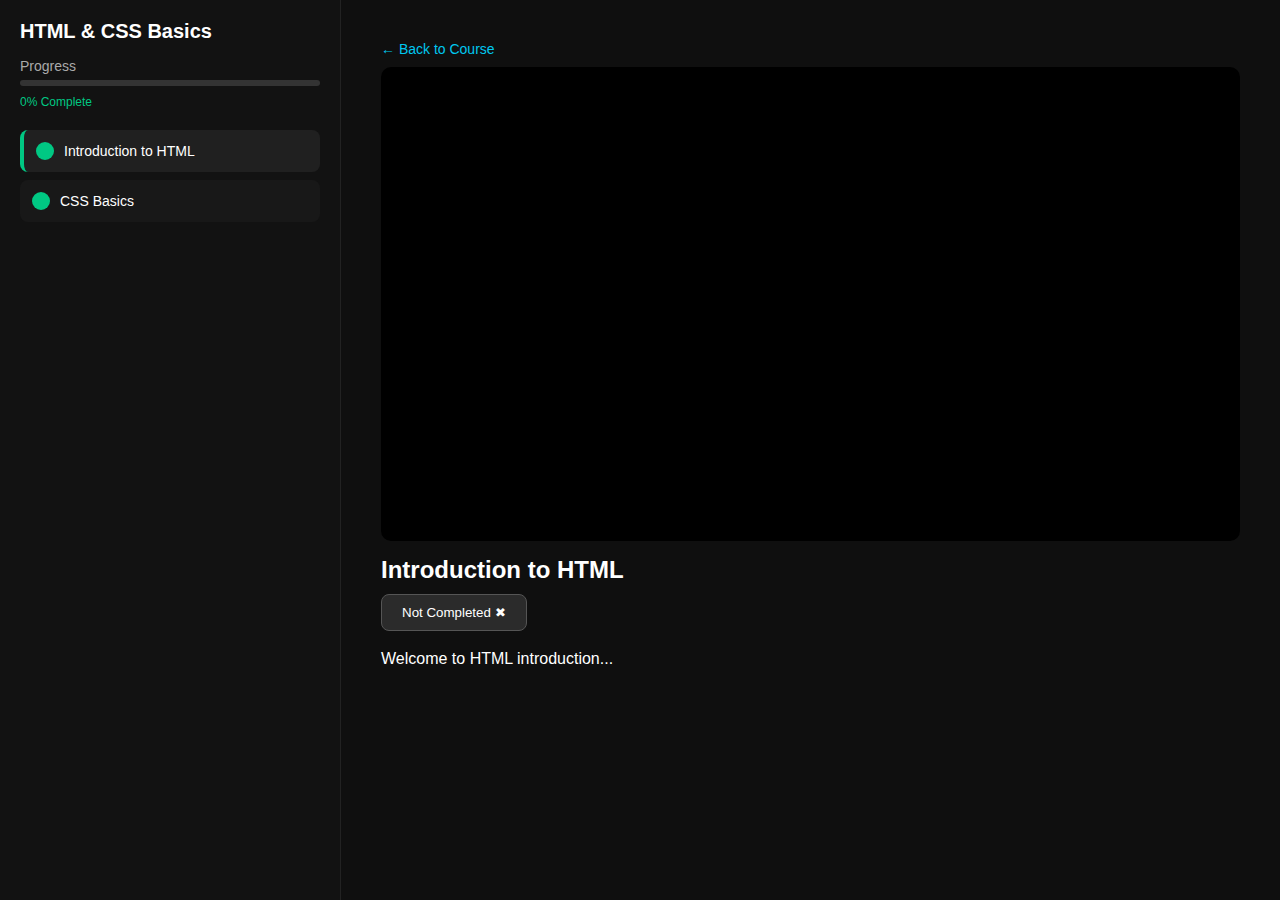
<file: coursemodule.html>
<!DOCTYPE html>
<html lang="en">
<head>
<meta charset="UTF-8">
<meta name="viewport" content="width=device-width, initial-scale=1.0">
<title>Course Module</title>
<link rel="stylesheet" href="css/coursemodule.css">
</head>
<body>

<div class="page">

    <!-- LEFT SIDEBAR MODULE LIST -->
    <aside class="sidebar" id="moduleList">
        <h2 id="courseTitle">Course Name</h2>
        <div class="progress-box">
            <div class="label">Progress</div>
            <div class="progress-bar"><div class="bar"></div></div>
            <span id="progressPercent">0% Complete</span>
        </div>

        <ul class="modules" id="modulesUl">
            <!-- Loaded dynamically -->
        </ul>
    </aside>

    <!-- RIGHT CONTENT AREA -->
    <main class="content">
       <main class="content">
    <button class="menu-btn" onclick="toggleSidebar()">☰ Modules</button>
    <a href="studentpage.html" class="back-btn">← Back to Course</a>


        <!-- VIDEO SECTION -->
       <div class="video-container">
    <iframe id="lessonVideo" 
        width="100%" 
        height="450" 
        style="border-radius: 10px"
        src="" 
        frameborder="0"
        allowfullscreen
        allow="accelerometer; autoplay; clipboard-write; encrypted-media; gyroscope; picture-in-picture">
    </iframe>
</div>


        <!-- LESSON TITLE -->
        <h1 class="lesson-title" id="lessonTitle">Lesson Title</h1>

        <!-- COMPLETION BUTTON -->
        <button id="completeBtn" class="complete-btn">Not Completed ✖</button>

        <!-- LESSON DESCRIPTION -->
        <div class="lesson-description" id="lessonDescription"></div>

    </main>

</div>

<script src="js/coursemodule.js"></script>
</body>
</html>
</file>
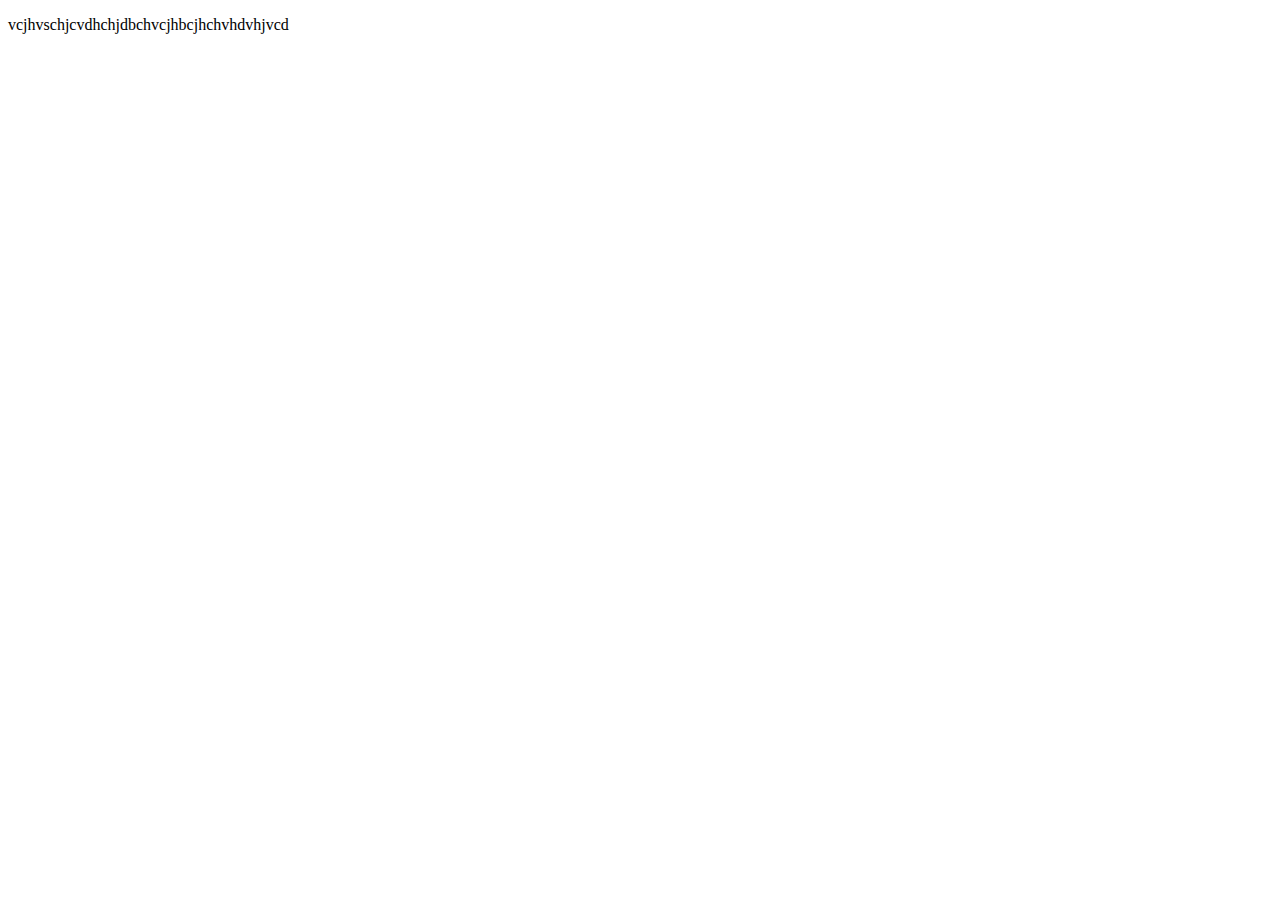
<file: review.html>
<!DOCTYPE html>
<html lang="en">
<head>
    <meta charset="UTF-8">
    <meta name="viewport" content="width=device-width, initial-scale=1.0">
    <title>review page</title>
</head>
<body>
    <p>vcjhvschjcvdhchjdbchvcjhbcjhchvhdvhjvcd</p>
</body>
</html>
</file>
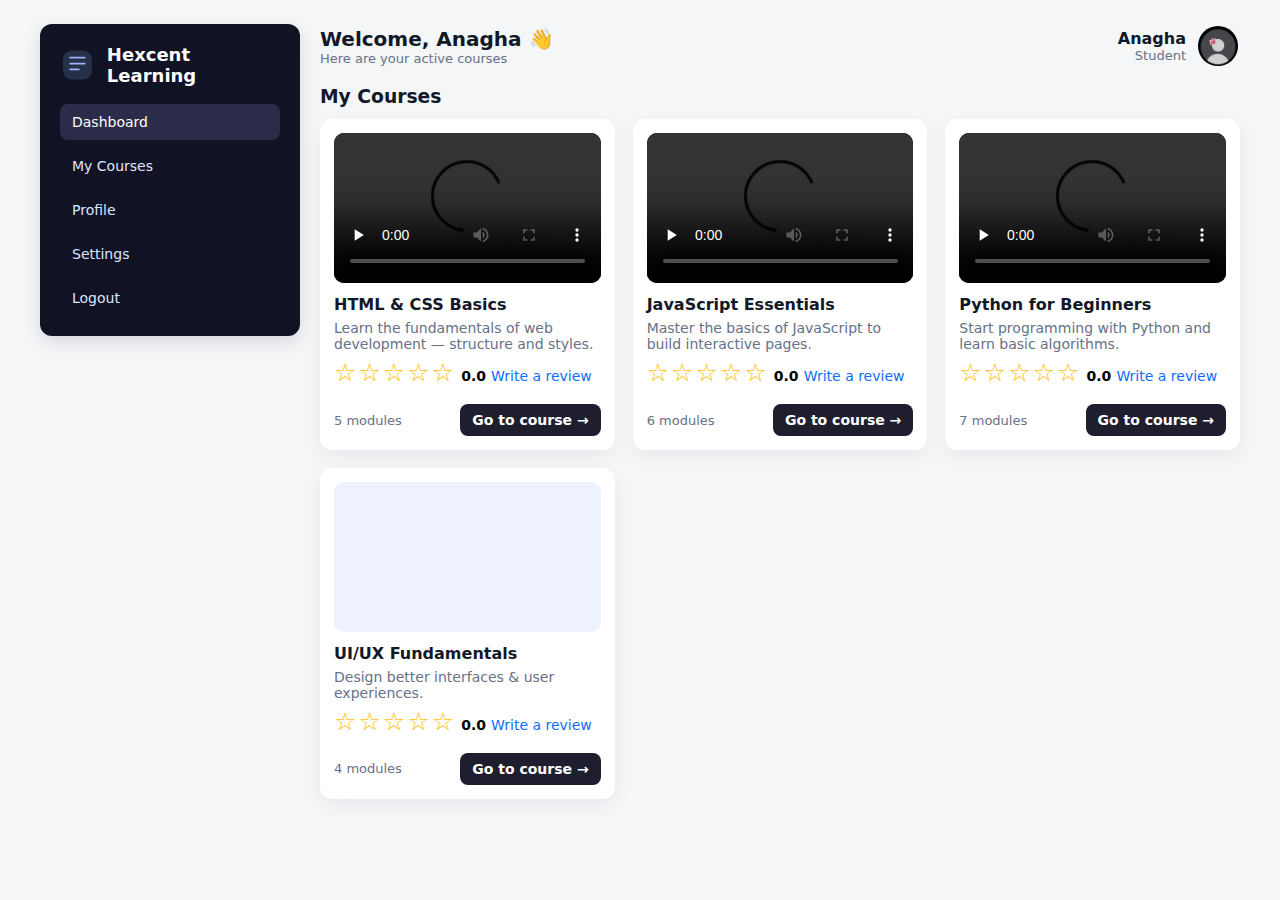
<file: studentpage.html>
<!doctype html>
<html lang="en">
<head>
<meta charset="utf-8" />
<meta name="viewport" content="width=device-width,initial-scale=1" />
<title>Student Dashboard — Responsive</title>
<link rel="stylesheet" href="css/stdpage.css">

</head>
<body>
  <!-- overlay for mobile sidebar -->
  <div id="overlay" class="overlay" aria-hidden="true" style="display:none"></div>

  <div class="topbar" role="banner">
    <button id="hamburgerTop" aria-label="Open menu" style="background:#fff;border-radius:8px;padding:8px;border:none;cursor:pointer">
      ☰
    </button>
    <div style="display:flex;align-items:center;gap:12px">
      <strong>Hexcent Learning</strong>
    </div>
    <div style="width:36px"></div>
  </div>

  <div class="app" role="main">
    <div class="container" id="appContainer">

      <!-- Sidebar -->
      <aside class="sidebar" id="sidebar" aria-label="Main navigation">
        <button class="sidebar-toggle" id="sidebarToggle" aria-controls="sidebar" aria-expanded="false">✕</button>
        <div class="brand">
          <svg width="36" height="36" viewBox="0 0 24 24" fill="none" aria-hidden="true">
            <rect x="2" y="2" width="20" height="20" rx="6" fill="#263047"/>
            <path d="M7 11h10M7 7h10M7 15h6" stroke="#9fb0ff" stroke-width="1.2" stroke-linecap="round"/>
          </svg>
          <h1>Hexcent Learning</h1>
        </div>

        <nav class="nav" role="navigation">
          <a class="active" href="#" aria-current="page">Dashboard</a>
          <a href="#">My Courses</a>
          <a href="#">Profile</a>
          <a href="#">Settings</a>
          <a href="index.html">Logout</a>
        </nav>
      </aside>

      <!-- Main area -->
      <section class="main" aria-label="Content">
        <header class="header" role="region" aria-label="Welcome header">
          <div class="title">
            <h2>Welcome, Anagha 👋</h2>
            <div style="color:var(--muted);font-size:13px">Here are your active courses</div>
          </div>

          <div style="display:flex;align-items:center;gap:12px">
            <div class="profile" role="group" aria-label="User profile">
              <div style="text-align:right">
                <div style="font-weight:600">Anagha</div>
                <div style="font-size:13px;color:var(--muted)">Student</div>
              </div>
              <img src="images/profile.jpg" alt="Anagha profile picture" />
            </div>

            <!-- hamburger for small screens -->
            <button id="hamburger" class="sidebar-toggle" aria-label="Open menu" style="background:var(--accent);border:none;color:#fff;padding:10px;border-radius:8px;display:none;cursor:pointer">☰</button>
          </div>
        </header>

        <!-- Courses -->
        <h3 style="margin:0 0 12px 0">My Courses</h3>

        <div class="courses" id="coursesGrid" role="list">
          <!-- Card 1 -->
          <article class="card" role="listitem" aria-labelledby="course1Title">
  <div class="media">
    <video controls poster="" preload="none" aria-label="Course preview: HTML & CSS Basics">
      <source src="https://www.w3schools.com/html/mov_bbb.mp4" type="video/mp4">
      Your browser does not support the video tag.
    </video>
  </div>

  <h3 id="course1Title">HTML &amp; CSS Basics</h3>
  <p>Learn the fundamentals of web development — structure and styles.</p>

  <!-- Review Section -->
<div class="review" data-course="java">
                        <span class="stars">☆☆☆☆☆</span>
                        <span class="rating-text">0.0</span>
                        <a href="review.html?course=java" class="review-link">
                            Write a review
                        </a>
                    </div>
                    <br>


  <div class="meta">
    <div class="modules">5 modules</div>
    <a class="btn" href="coursemodule.html">Go to course →</a>
  </div>
</article>

          <!-- Card 2 -->
          <article class="card" role="listitem" aria-labelledby="course2Title">
            <div class="media">
              <video controls preload="none" aria-label="Course preview: JavaScript Essentials">
                <source src="https://www.w3schools.com/html/mov_bbb.mp4" type="video/mp4">
              </video>
            </div>
            <h3 id="course2Title">JavaScript Essentials</h3>
            <p>Master the basics of JavaScript to build interactive pages.</p>
         <div class="review" data-course="java">
                        <span class="stars">☆☆☆☆☆</span>
                        <span class="rating-text">0.0</span>
                        <a href="review.html?course=java" class="review-link">
                            Write a review
                        </a>
                    </div>
                    <br>
            <div class="meta">
              <div class="modules">6 modules</div>
              <a class="btn" href="coursemodule.html">Go to course →</a>
            </div>
          </article>

          <!-- Card 3 -->
          <article class="card" role="listitem" aria-labelledby="course3Title">
            <div class="media">
              <video controls preload="none" aria-label="Course preview: Python for Beginners">
                <source src="https://www.w3schools.com/html/mov_bbb.mp4" type="video/mp4">
              </video>
            </div>
            <h3 id="course3Title">Python for Beginners</h3>
            <p>Start programming with Python and learn basic algorithms.</p>
         <div class="review" data-course="java">
                        <span class="stars">☆☆☆☆☆</span>
                        <span class="rating-text">0.0</span>
                        <a href="review.html?course=java" class="review-link">
                            Write a review
                        </a>
                    </div>
                    <br>
            <div class="meta">
              <div class="modules">7 modules</div>
              <a class="btn" href="coursemodule.html">Go to course →</a>
            </div>
          </article>

          <!-- Example more cards (keeps layout consistent) -->
          <article class="card" role="listitem" aria-labelledby="course4Title">
            <div class="media" style="background:#eef2ff"></div>
            <h3 id="course4Title">UI/UX Fundamentals</h3>
            <p>Design better interfaces & user experiences.</p>
          <div class="review" data-course="java">
                        <span class="stars">☆☆☆☆☆</span>
                        <span class="rating-text">0.0</span>
                        <a href="review.html?course=java" class="review-link">
                            Write a review
                        </a>
                    </div>
                    <br>
            <div class="meta">
              <div class="modules">4 modules</div>
              <a class="btn" href="coursemodule.html">Go to course →</a>
            </div>
          </article>
        </div>
      </section>

    </div>
  </div>

<script src="js/stdpage.js"></script>
</body>
</html>
</file>
<file: css/coursemodule.css>
/* GENERAL */
body {
    margin: 0;
    background: #0f0f0f;
    color: white;
    font-family: Poppins, sans-serif;
}

.page {
    display: flex;
    height: 100vh;
    overflow: hidden;
}

/* SIDEBAR */
.sidebar {
    width: 300px;
    background: #121212;
    padding: 20px;
    overflow-y: auto;
    border-right: 1px solid #222;
    transition: transform 0.3s ease;
}

/* MOBILE SIDEBAR HIDE */
@media (max-width: 900px) {
    .sidebar {
        position: fixed;
        top: 0;
        left: 0;
        height: 100%;
        transform: translateX(-100%);
        z-index: 1000;
    }
    .sidebar.show {
        transform: translateX(0);
    }
}

/* SIDEBAR TITLE */
.sidebar h2 {
    margin: 0 0 15px 0;
    font-size: 20px;
    font-weight: 600;
}

/* PROGRESS SECTION */
.progress-box {
    margin-bottom: 20px;
}

.progress-box .label {
    font-size: 14px;
    color: #aaa;
}

.progress-bar {
    width: 100%;
    background: #333;
    height: 6px;
    border-radius: 4px;
    margin: 6px 0;
}

.progress-bar .bar {
    width: 0%;
    height: 100%;
    background: #00c883;
    border-radius: 4px;
    transition: width 0.3s;
}

#progressPercent {
    font-size: 12px;
    color: #00c883;
}

/* MODULE LIST */
.modules {
    list-style: none;
    padding: 0;
    margin: 0;
}

.modules li {
    padding: 12px;
    border-radius: 8px;
    margin-bottom: 8px;
    background: #181818;
    cursor: pointer;
    display: flex;
    align-items: center;
    gap: 10px;
    transition: background 0.3s ease;
}

.modules li:hover {
    background: #222;
}

.modules li.active {
    border-left: 4px solid #00c883;
    background: #202020;
}

.modules li span {
    font-size: 14px;
}

.check-icon {
    width: 18px;
    height: 18px;
    background: #00c883;
    border-radius: 50%;
}

/* MAIN CONTENT */
.content {
    flex: 1;
    padding: 20px;
    overflow-y: auto;
}

.back-btn {
    color: #00c8f0;
    text-decoration: none;
    font-size: 14px;
    display: inline-block;
    margin-bottom: 10px;
}

/* VIDEO */
.video-container {
    background: black;
    padding: 10px;
    border-radius: 10px;
}

iframe {
    width: 100%;
    height: 450px;
}

@media (max-width: 768px) {
    iframe {
        height: 250px;
    }
}

/* LESSON TITLE */
.lesson-title {
    margin: 15px 0 10px;
    font-size: 24px;
}

@media (max-width: 768px) {
    .lesson-title {
        font-size: 20px;
    }
}

/* COMPLETE BUTTON */
.complete-btn {
    padding: 10px 20px;
    background: #2b2b2b;
    color: white;
    border: 1px solid #555;
    border-radius: 8px;
    cursor: pointer;
    transition: 0.3s;
}

.complete-btn:hover {
    background: #444;
}

.complete-btn.completed {
    background: #00c883;
    color: black;
    font-weight: bold;
}

/* DESCRIPTION */
.lesson-description {
    margin-top: 15px;
    line-height: 1.6;
}

/* MOBILE TOP BAR FOR OPENING SIDEBAR */
.menu-btn {
    display: none;
    background: #00c8f0;
    padding: 10px 14px;
    border-radius: 8px;
    font-size: 18px;
    border: none;
    cursor: pointer;
    margin-bottom: 15px;
}

@media (max-width: 900px) {
    .menu-btn {
        display: inline-block;
    }
}
</file>
<file: css/stdpage.css>
:root{
    --bg: #f4f6f8;
    --sidebar: #111224;
    --accent: #1e1e2f;
    --muted: #677187;
    --card: #ffffff;
    --radius: 12px;
    --gap: 20px;
    --max-width: 1200px;
  }

  /* Base reset */
  *{box-sizing:border-box}
  html,body{height:100%}
  body{
    margin:0;
    font-family:Inter,ui-sans-serif,system-ui,-apple-system,"Segoe UI",Roboto,"Helvetica Neue",Arial;
    background:var(--bg);
    color:#111827;
    -webkit-font-smoothing:antialiased;
    -moz-osx-font-smoothing:grayscale;
  }

  /* Layout */
  .app {
    display:flex;
    min-height:100vh;
    align-items:flex-start;
    justify-content:center;
    padding:24px;
  }

  .container{
    width:100%;
    max-width:var(--max-width);
    display:grid;
    grid-template-columns: 260px 1fr;
    gap:var(--gap);
    align-items:start;
  }

  /* Sidebar */
  .sidebar{
    background:var(--sidebar);
    color:#fff;
    border-radius:var(--radius);
    padding:20px;
    position:relative;
    height:fit-content;
    min-height:120px;
    box-shadow: 0 6px 18px rgba(10,12,30,0.12);
  }

  .brand{
    display:flex;
    gap:12px;
    align-items:center;
    margin-bottom:18px;
  }

  .brand h1{font-size:18px;margin:0;font-weight:600}
  .nav{
    display:flex;
    flex-direction:column;
    gap:8px;
    margin-top:6px;
  }
  .nav a{
    color:#dfe6ff;
    text-decoration:none;
    padding:10px 12px;
    border-radius:8px;
    transition:all .18s ease;
    font-size:14px;
  }
  .nav a:hover, .nav a.active{
    background:#2b2b4a;
    color:#fff;
  }

  /* Mobile toggle (hidden on large) */
  .sidebar-toggle{
    display:none;
    position:absolute;
    right:14px;
    top:14px;
    background:transparent;
    border:none;
    color:#fff;
    font-size:18px;
    cursor:pointer;
  }

  /* Main content */
  .main{
    min-height: 60vh;
  }

  .header{
    display:flex;
    align-items:center;
    justify-content:space-between;
    gap:12px;
    margin-bottom:18px;
    flex-wrap:wrap;
  }
  .header .title{
    display:flex;
    flex-direction:column;
  }
  .header h2{margin:0;font-size:20px}
  .profile{
    display:flex;
    align-items:center;
    gap:10px;
  }
  .profile img{
    width:44px;
    height:44px;
    border-radius:50%;
    object-fit:cover;
    border:2px solid rgba(255,255,255,0.06);
  }

  /* Courses grid */
  .courses{
    display:grid;
    grid-template-columns: repeat(3, 1fr);
    gap:18px;
  }

  .card{
    background:var(--card);
    padding:14px;
    border-radius:12px;
    box-shadow:0 6px 18px rgba(15,20,40,0.06);
    display:flex;
    flex-direction:column;
    transition:transform .18s ease, box-shadow .18s ease;
  }
  .card:hover{
    transform:translateY(-6px);
    box-shadow:0 12px 28px rgba(15,20,40,0.09);
  }

  /* Responsive video wrapper (keeps aspect ratio) */
  .media{
    width:100%;
    aspect-ratio: 16/9;
    border-radius:10px;
    overflow:hidden;
    margin-bottom:12px;
    background:#000;
  }
  .media video{
    width:100%;
    height:100%;
    object-fit:cover;
    display:block;
  }

  .card h3{margin:0 0 6px 0;font-size:16px}
  .card p{margin:0 0 8px 0;color:var(--muted);font-size:14px}
  .meta{margin-top:auto;display:flex;gap:10px;align-items:center;justify-content:space-between}
  .btn{
    display:inline-flex;
    align-items:center;
    gap:8px;
    background:var(--accent);
    color:#fff;
    padding:8px 12px;
    border-radius:8px;
    text-decoration:none;
    font-weight:600;
    font-size:14px;
  }
  .modules{font-size:13px;color:var(--muted)}

  /* Tiny responsive tweaks */
  @media (max-width:1100px){
    .courses{grid-template-columns: repeat(2, 1fr);}
  }

  @media (max-width:780px){
    .container{
      grid-template-columns: 1fr;
      gap:14px;
    }
    .sidebar{
      position:fixed;
      left:0;
      top:0;
      bottom:0;
      width:260px;
      transform:translateX(-110%);
      transition:transform .25s ease;
      z-index:60;
      padding:18px;
      height:100vh;
      overflow:auto;
    }
    .sidebar.open{transform:translateX(0)}
    .sidebar-toggle{display:inline-block}
    /* Add overlay when sidebar open */
    .overlay{
      display:block;
      position:fixed;
      inset:0;
      background:rgba(5,6,12,0.45);
      z-index:50;
      opacity:0;
      pointer-events:none;
      transition:opacity .2s;
    }
    .overlay.show{opacity:1;pointer-events:auto}
    .main{
      margin-top:56px;
    }
    .header{padding:0 6px}
    .courses{grid-template-columns:1fr}
  }

  @media (max-width:420px){
    .brand h1{font-size:16px}
    .header h2{font-size:18px}
    .btn{padding:8px 10px;font-size:13px}
  }

  /* Utilities */
  .topbar{
    position:fixed;
    left:0;
    right:0;
    display:none;
    align-items:center;
    justify-content:space-between;
    padding:10px 18px;
    background:transparent;
    z-index:40;
  }
  @media (max-width:780px){ .topbar{display:flex} .app{padding:0} }



/* Stars */
.review .stars {
    font-size: 25px;
    letter-spacing: 2px;
    color: #ffc107;
    line-height: 1;              
}

/* Rating text */
.review .rating-text {
    font-size: 14px;
    font-weight: 600;
    color: #000;
}

/* Review link */
.review .review-link {
    font-size: 14px;
    color: #0d6efd;
    text-decoration: none;
    white-space: nowrap;         
}

.review .review-link:hover {
    text-decoration: underline;
}
</file>
